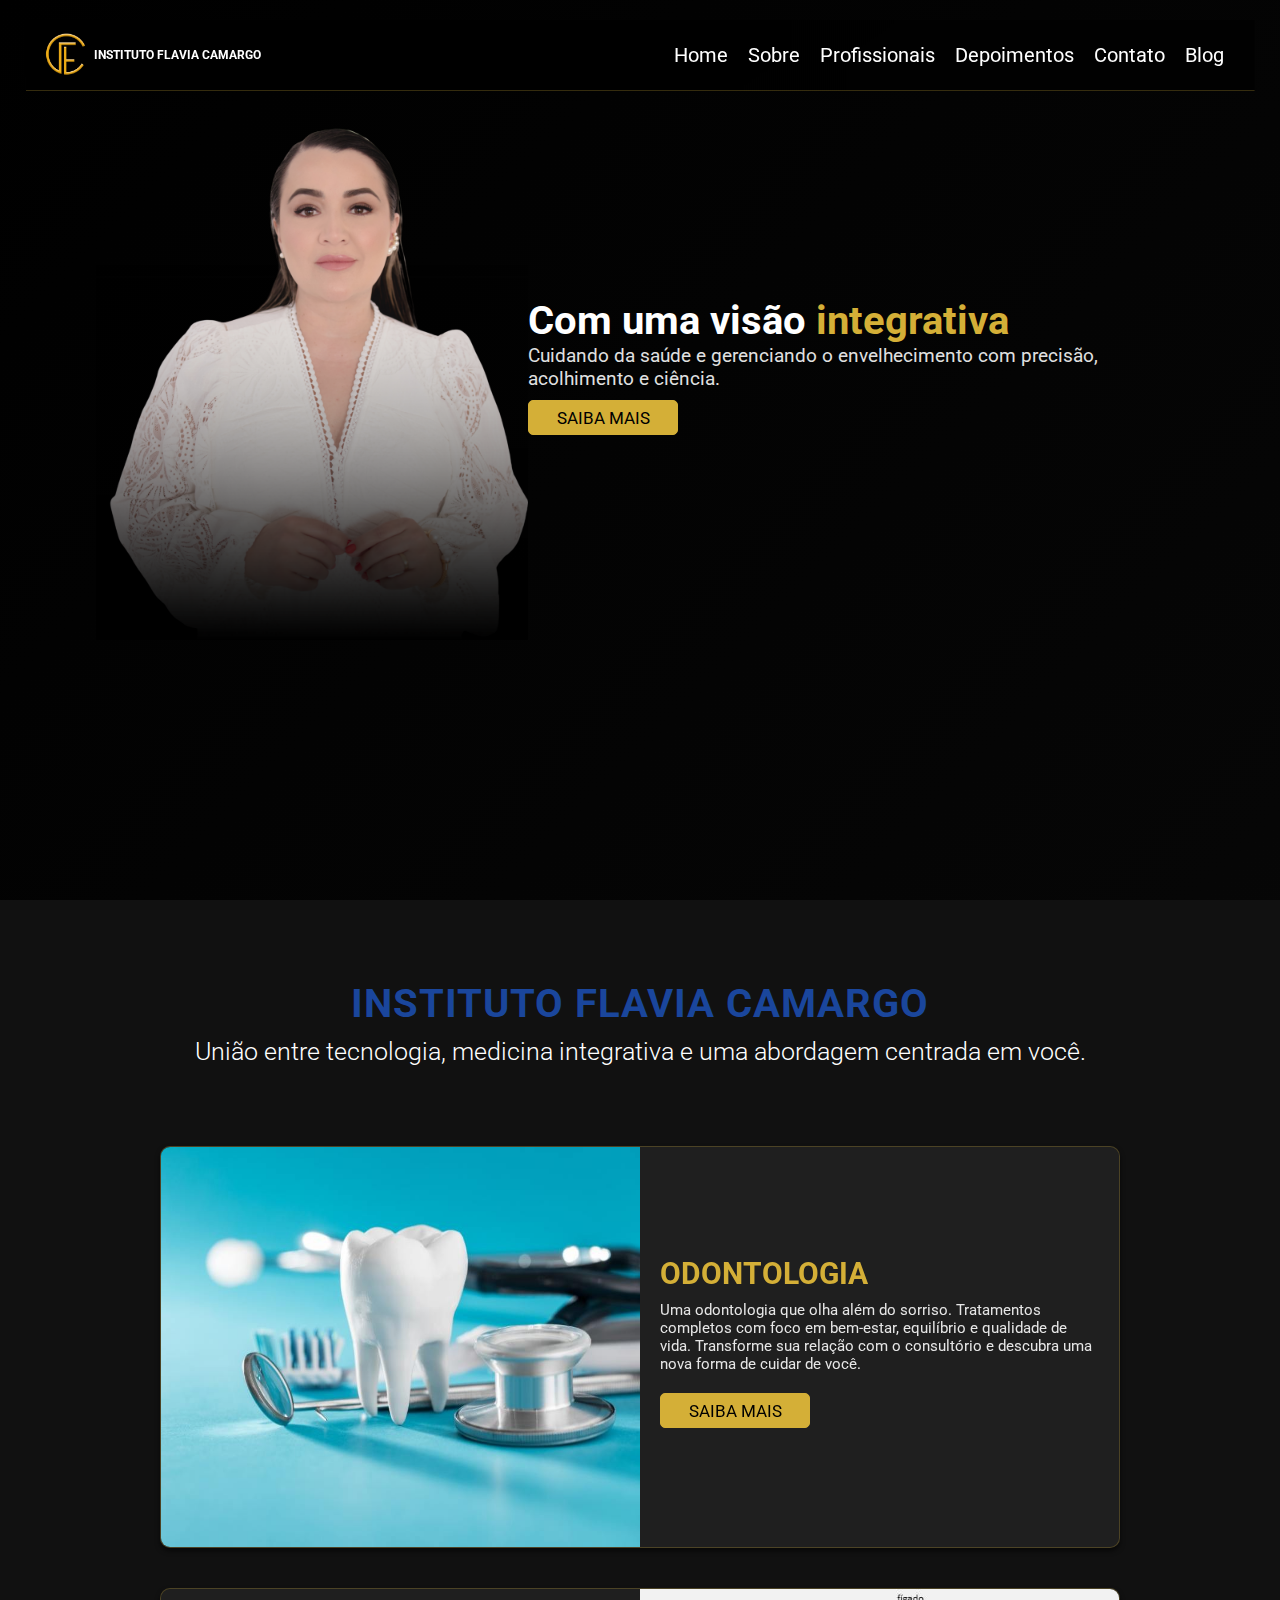
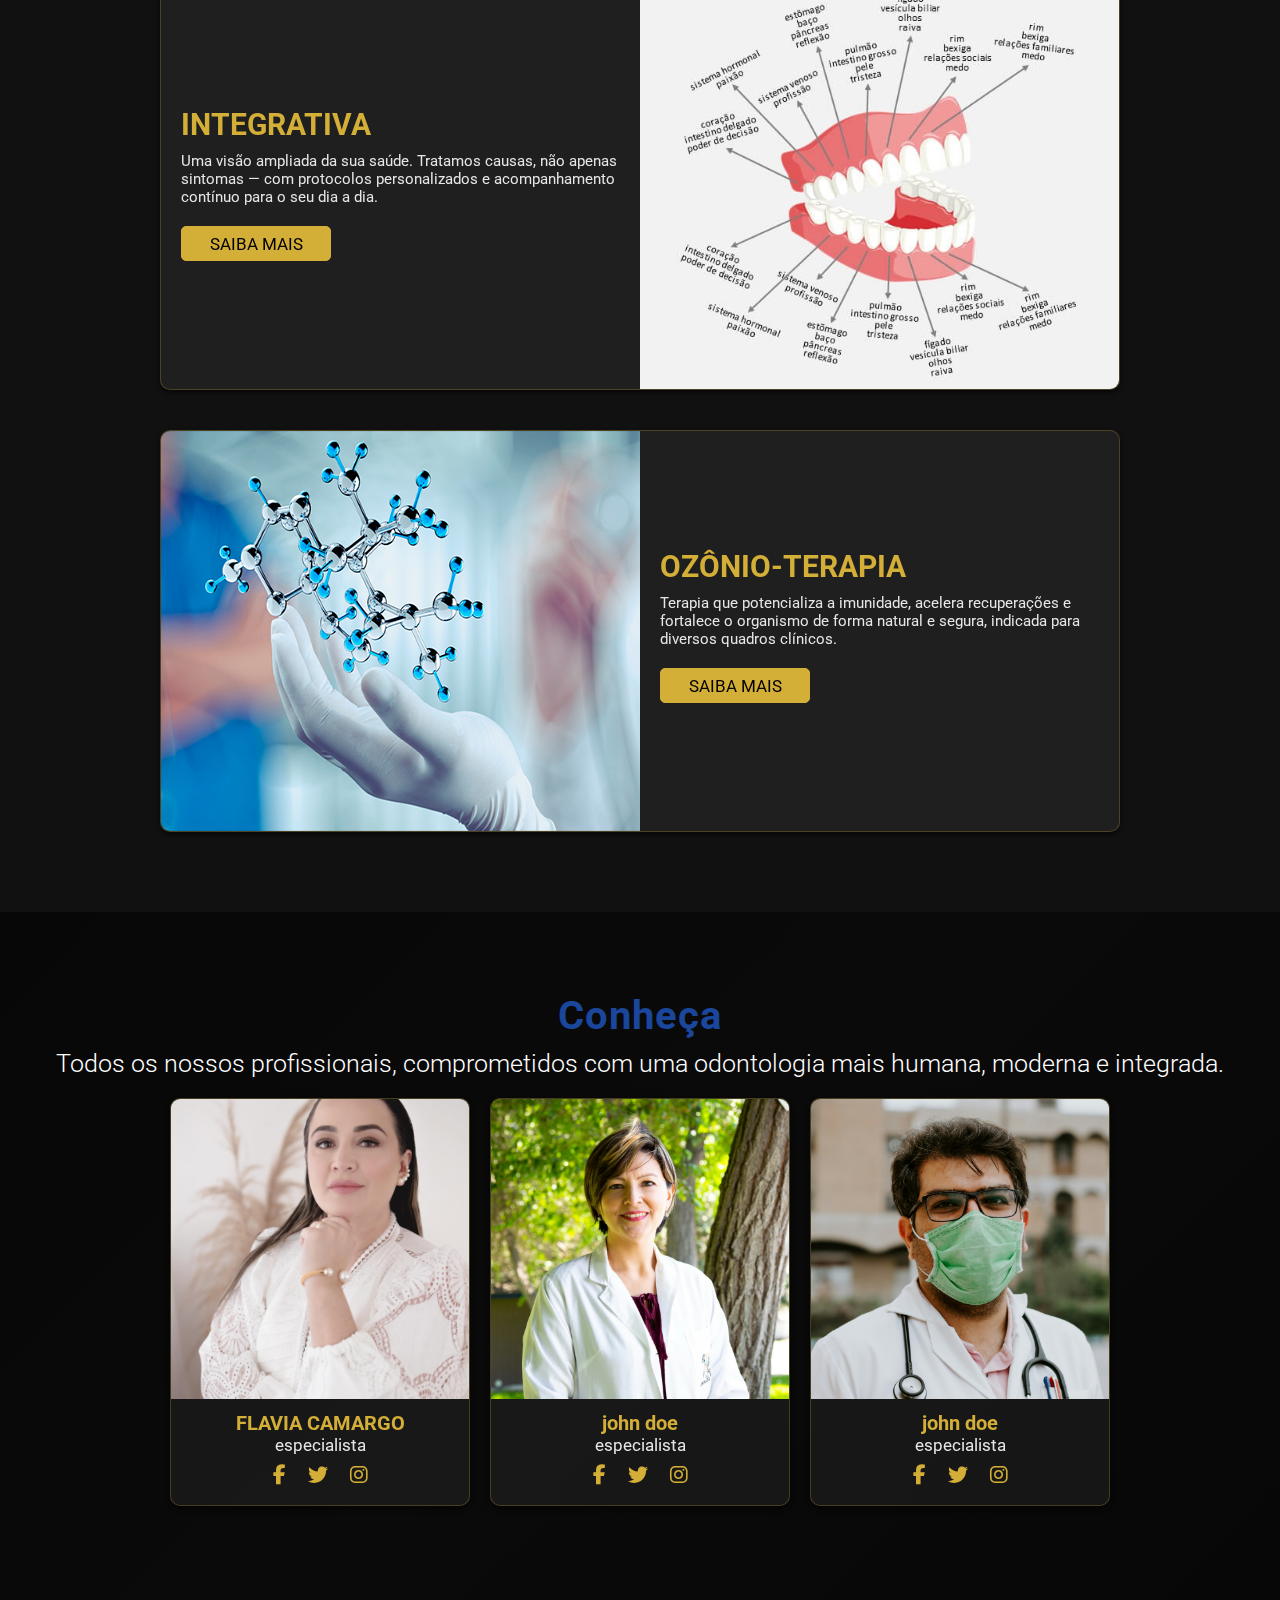
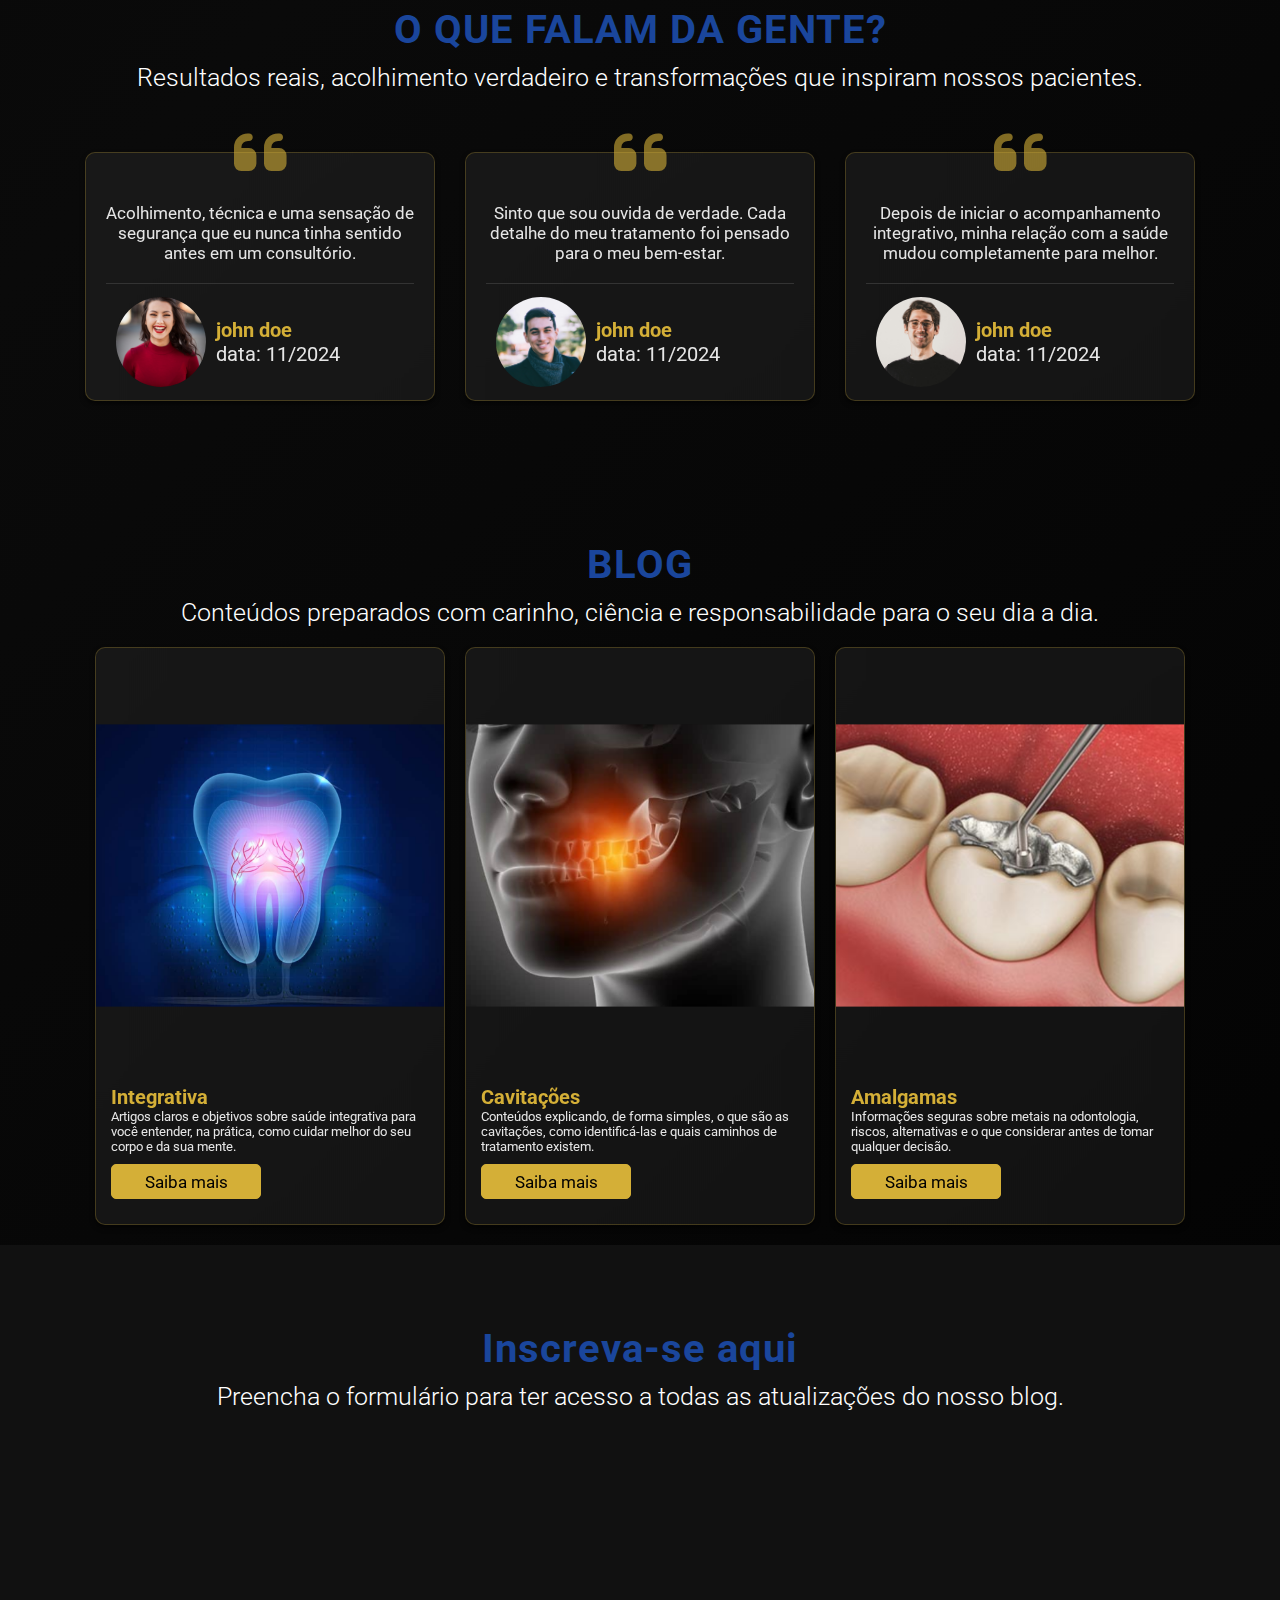
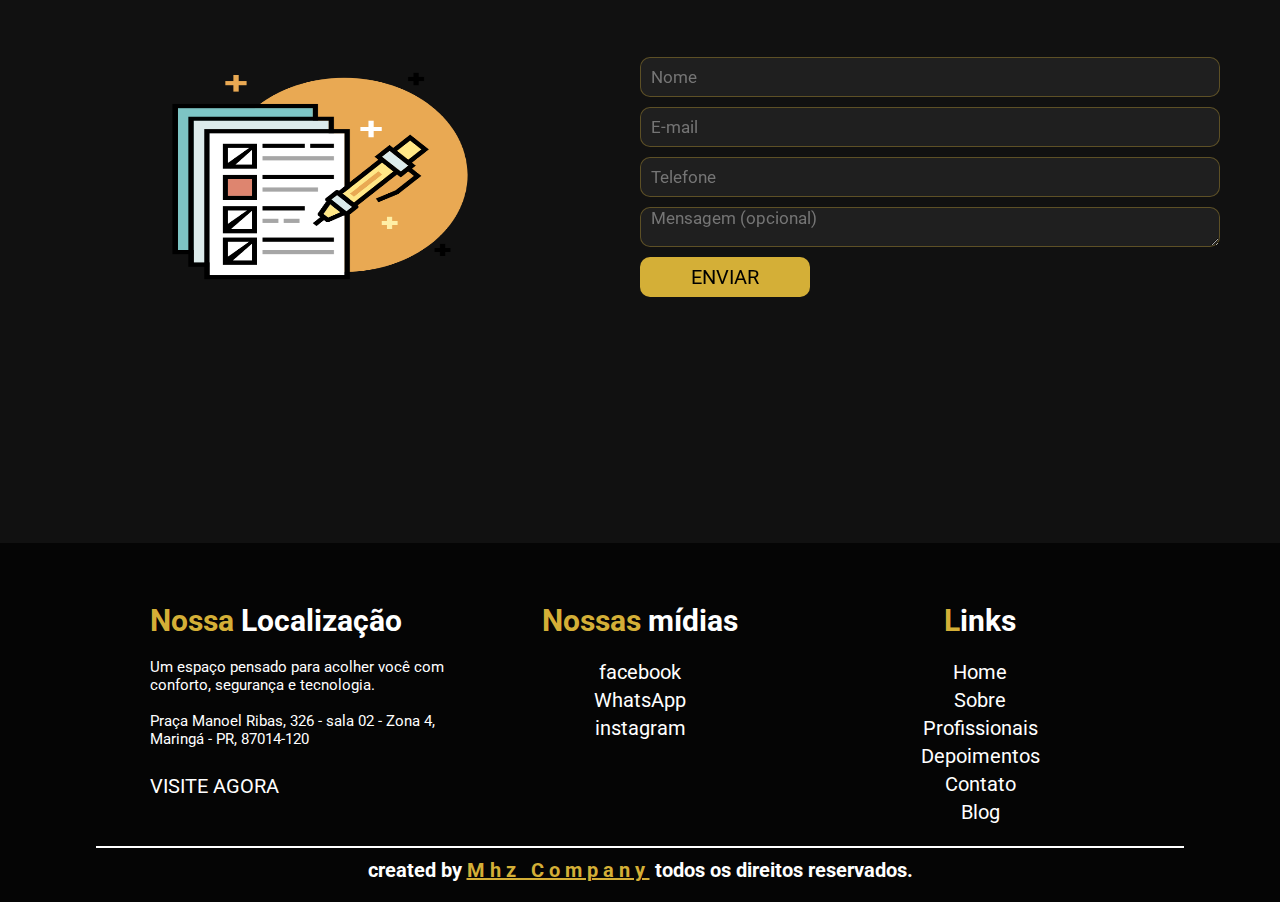
<file: index.html>
<!DOCTYPE html>
<html lang="pt-br">

<head>
    <meta charset="UTF-8">
    <meta name="viewport" content="width=device-width, initial-scale=1.0">
    <title>Instituto Flavia Camargo</title>

    <!-- font awesome cdn link  -->
    <link rel="stylesheet" href="https://cdnjs.cloudflare.com/ajax/libs/font-awesome/6.5.2/css/all.min.css">

    <!-- custom css file link  -->
    <link rel="stylesheet" href="style.css">
    <link rel="icon" href="favi.png" type="image/x-icon">
</head>

<body>

    <!-- header navbar section start  -->
    <header>

        <a id="nav_logo">
            <img src="favi.png" alt="Seneme Odontologia" class="logo-img">
            <span style="text-decoration: none; color: inherit">INSTITUTO FLAVIA CAMARGO</span>
        </a>

        <!-- navbar link  -->
        <nav class="navbar">
            <ul>
                <li><a href="#home">Home</a></li>
                <li><a href="#about">Sobre</a></li>
                <li><a href="#doctor">Profissionais</a></li>
                <li><a href="#review">Depoimentos</a></li>
                <li><a href="https://api.whatsapp.com/send?phone=554491086688">Contato</a></li>
                <li><a href="blog.html">Blog</a></li>
            </ul>
        </nav>

        <div class="fas fa-bars"></div>
    </header>
    <!-- header navbar section end  -->

    <!-- home section start  -->
    <section id="home" class="home">

        <div class="row">

            <!-- home images  -->
            <div class="images">
                <img src="home.png" alt="">
            </div>

            <!-- home heading  -->
            <div class="content">
                <h1>Com uma visão<span> integrativa</span></h1>
                <p>Cuidando da saúde e gerenciando o envelhecimento com precisão, acolhimento e ciência.</p>
                <a href="https://api.whatsapp.com/send?phone=554491086688"><button class="button">SAIBA MAIS</button></a>
            </div>
        </div>
    </section>
    <!-- home section end  -->

    <!-- about section start  -->
    <section id="about" class="about">

        <h1 class="heading">INSTITUTO FLAVIA CAMARGO</h1>
        <h3 class="title">União entre tecnologia, medicina integrativa e uma abordagem centrada em você.</h3>

        <div class="box-container">

            <!-- start here  -->
            <div class="box">
                <!-- about images  -->
                <div class="images">
                    <img src="about-1.png" alt="">
                </div>
                
                <!-- about heading & text  -->
                <div class="content">
                    <h3>ODONTOLOGIA</h3>
                    <p>Uma odontologia que olha além do sorriso. Tratamentos completos com foco em bem-estar, equilíbrio e qualidade de vida. Transforme sua relação com o consultório e descubra uma nova forma de cuidar de você.</p>
                    <a href="blog.html"><button class="button">SAIBA MAIS</button></a>   
                </div>
            </div>
            <!-- end here  -->

            <!-- start here  -->
            <div class="box">
                <!-- about images  -->
                <div class="images">
                    <img src="about-2.png" alt="">
                </div>
                
                <!-- about heading & text  -->
                <div class="content">
                    <h3>INTEGRATIVA</h3>
                    <p>Uma visão ampliada da sua saúde. Tratamos causas, não apenas sintomas — com protocolos personalizados e acompanhamento contínuo para o seu dia a dia.</p>
                    <a href="blog.html"><button class="button">SAIBA MAIS</button></a>   
                </div>
            </div>
            <!-- end here  -->

            <!-- start here  -->
            <div class="box">
                <!-- about images  -->
                <div class="images">
                    <img src="about-3.png" alt="">
                </div>
                
                <!-- about heading & text  -->
                <div class="content">
                    <h3>OZÔNIO-TERAPIA</h3>
                    <p>Terapia que potencializa a imunidade, acelera recuperações e fortalece o organismo de forma natural e segura, indicada para diversos quadros clínicos.</p>
                    <a href="blog.html"><button class="button">SAIBA MAIS</button></a>   
                </div>
            </div>
            <!-- end here  -->
        </div>
    </section>
    <!-- about section end  -->
    
    <!-- card section start  -->
    <section id="doctor" class="card">

        <div class="container">

            <h1 class="heading">Conheça</h1>
            <h3 class="title">Todos os nossos profissionais, comprometidos com uma odontologia mais humana, moderna e integrada.</h3>

            <div class="box-container">

                <!-- start here  -->
                <div class="box">
                    <img src="doctor-1.png" alt="">                
                
                    <div class="content">
                        <a href="#">
                            <h2>FLAVIA CAMARGO</h2>
                        </a>
                        <p>especialista</p>

                        <!-- card icons  -->
                        <div class="icons">
                            <a href="#" class="fab fa-facebook-f"></a>
                            <a href="#" class="fab fa-twitter"></a>
                            <a href="#" class="fab fa-instagram"></a>
                        </div>
                    </div>
                </div>
                <!-- end here  -->

                <!-- start here  -->
                <div class="box">
                    <img src="doctor-2.jpg" alt="">                
                
                    <div class="content">
                        <a href="#">
                            <h2>john doe</h2>
                        </a>
                        <p>especialista</p>

                        <!-- card icons  -->
                        <div class="icons">
                            <a href="#" class="fab fa-facebook-f"></a>
                            <a href="#" class="fab fa-twitter"></a>
                            <a href="#" class="fab fa-instagram"></a>
                        </div>
                    </div>
                </div>
                <!-- end here  -->

                <!-- start here  -->
                <div class="box">
                    <img src="doctor-3.jpg" alt="">                
                
                    <div class="content">
                        <a href="#">
                            <h2>john doe</h2>
                        </a>
                        <p>especialista</p>

                        <!-- card icons  -->
                        <div class="icons">
                            <a href="#" class="fab fa-facebook-f"></a>
                            <a href="#" class="fab fa-twitter"></a>
                            <a href="#" class="fab fa-instagram"></a>
                        </div>
                    </div>
                </div>
                <!-- end here  -->

            </div>
        </div>
    </section>
    <!-- card section end  -->

    <!-- review section start  -->
    <section id="review" class="review">

        <h1 class="heading">O QUE FALAM DA GENTE?</h1>
        <h3 class="title">Resultados reais, acolhimento verdadeiro e transformações que inspiram nossos pacientes.</h3>

        <div class="box-container">

            <!-- start here  -->
            <div class="box">
                <i class="fas fa-quote-left"></i>
                <p>Acolhimento, técnica e uma sensação de segurança que eu nunca tinha sentido antes em um consultório.</p>

                <div class="images">
                    <img src="img-1.jpg" alt="">

                    <div class="info">
                        <h3>john doe</h3>
                        <span>data: 11/2024</span>
                    </div>
                </div>
            </div>
            <!-- end here  -->

            <!-- start here  -->
            <div class="box">
                <i class="fas fa-quote-left"></i>
                <p>Sinto que sou ouvida de verdade. Cada detalhe do meu tratamento foi pensado para o meu bem-estar.</p>

                <div class="images">
                    <img src="img-2.jpg" alt="">

                    <div class="info">
                        <h3>john doe</h3>
                        <span>data: 11/2024</span>
                    </div>
                </div>
            </div>
            <!-- end here  -->

            <!-- start here  -->
            <div class="box">
                <i class="fas fa-quote-left"></i>
                <p>Depois de iniciar o acompanhamento integrativo, minha relação com a saúde mudou completamente para melhor.</p>

                <div class="images">
                    <img src="img-3.jpg" alt="">

                    <div class="info">
                        <h3>john doe</h3>
                        <span>data: 11/2024</span>
                    </div>
                </div>
            </div>
            <!-- end here  -->
        </div>
    </section>
    <!-- review section end  -->
 
    <!-- contact section start  -->
    </section>
    <!-- contact section end  -->

    <!-- blog section start  -->
    <section id="blog" class="blog">

        <h1 class="heading">BLOG</h1>
        <h3 class="title">Conteúdos preparados com carinho, ciência e responsabilidade para o seu dia a dia.</h3>

        <div class="box-container">

            <!-- start here  -->
            <div class="box">
                <!-- images  -->
                <img src="blog 1.png" alt="">

                <div class="content">
                    <a href="blog.html">
                        <h2>Integrativa</h2>
                    </a>
                    <p>Artigos claros e objetivos sobre saúde integrativa para você entender, na prática, como cuidar melhor do seu corpo e da sua mente.</p>
                    <!-- button  -->
                    <a href="blog.html"><button class="button">Saiba mais</button></a>
                </div>
            </div>
            <!-- end here  -->

            <!-- start here  -->
            <div class="box">
                <!-- images  -->
                <img src="blog 2.png" alt="">

                <div class="content">
                    <a href="blog.html">
                        <h2>Cavitações</h2>
                    </a>
                    <p>Conteúdos explicando, de forma simples, o que são as cavitações, como identificá-las e quais caminhos de tratamento existem.</p>
                    <!-- button  -->
                    <a href="blog.html"><button class="button">Saiba mais</button></a>
                </div>
            </div>
            <!-- end here  -->

            <!-- start here  -->
            <div class="box">
                <!-- images  -->
                <img src="blog 3.png" alt="">

                <div class="content">
                    <a href="blog.html">
                        <h2>Amalgamas</h2>
                    </a>
                    <p>Informações seguras sobre metais na odontologia, riscos, alternativas e o que considerar antes de tomar qualquer decisão.</p>
                    <!-- button  -->
                    <a href="blog.html"><button class="button">Saiba mais</button></a>
                </div>
            </div>
            <!-- end here  -->
        </div>
    </section>
    <!-- blog section end  -->

    <section id="contact" class="contact">

      <h1 class="heading">Inscreva-se aqui</h1>
      <h3 class="title">Preencha o formulário para ter acesso a todas as atualizações do nosso blog.</h3>

      <div class="row">

        <!-- imagem -->
        <div class="images">
          <img src="form.png" alt="">
        </div>

        <!-- formulário atualizado -->
        <div class="form-container">

          <form id="formBlog" method="POST" novalidate 
                data-endpoint="https://formspree.io/f/xvgbvrno">

            <input type="hidden" name="_subject" value="Nova inscrição do Blog - Instituto Flávia Camargo" />
            <input type="hidden" name="_to" value="contatomhzb@gmail.com" />
           
            <input type="text" name="nome" required placeholder="Nome"
              class="blog-input">

            <input type="email" name="email" required placeholder="E-mail"
              class="blog-input">

            <input type="text" name="telefone" required placeholder="Telefone"
              class="blog-input">

            <textarea name="mensagem" rows="5" placeholder="Mensagem (opcional)" 
              class="blog-textarea"></textarea>

            <input type="submit" id="enviarBlog" value="ENVIAR" class="blog-submit">

            <p id="statusBlog" class="status-msg" style="display:none;"></p>

          </form>

        </div>

      </div>

    </section>

    <!-- footer section start  -->
    <section class="footer">

        <div class="box">
            <h2 class="logo"><span>Nossa</span> Localização</h2>

            <p>Um espaço pensado para acolher você com conforto, segurança e tecnologia.<br> <br>
            Praça Manoel Ribas, 326 - sala 02 - Zona 4, Maringá - PR, 87014-120 
            <a href="https://maps.app.goo.gl/2LRgvehHVcyr6rG49"><br>VISITE AGORA</a></p>
        </div>

        <div class="box">
            <h2 class="logo"><span>Nossas</span> mídias</h2>

            <a href="https://www.facebook.com/draflaviacamargo">facebook</a>
            <a href="https://api.whatsapp.com/send?phone=554491086688">WhatsApp</a>
            <a href="https://www.instagram.com/draflaviacamargo/">instagram</a>
        </div>

        <div class="box">
            <h2 class="logo"><span>L</span>inks</h2>

            <a href="#">Home</a>
            <a href="#">Sobre</a>
            <a href="#">Profissionais</a>
            <a href="#">Depoimentos</a>
            <a href="#">Contato</a>
            <a href="blog.html">Blog</a>
        </div>

        <h1 class="credit">created by <span>Mhz Company</span> todos os direitos reservados.</h1>
    </section>
    <!-- footer section end  -->

    <!-- jquery cdn link  -->
    <script src="https://cdnjs.cloudflare.com/ajax/libs/jquery/3.7.1/jquery.min.js"></script>

    <!-- custom js file link  -->
    <script src="main.js"></script>
</body>

<script>
  const form = document.getElementById('formBlog');
  const statusEl = document.getElementById('statusBlog');
  const btn = document.getElementById('enviarBlog');

  form.addEventListener('submit', async (e) => {
    e.preventDefault();

    if (!form.checkValidity()) {
      form.reportValidity();
      return;
    }

    const endpoint = form.dataset.endpoint.trim();
    if (!endpoint) {
      alert("⚠️ Configure o endpoint do Formspree no atributo data-endpoint!");
      return;
    }

    btn.disabled = true;
    statusEl.style.display = "block";
    statusEl.textContent = "Enviando…";
    statusEl.style.color = "#e6e6e6";

    try {
      const formData = new FormData(form);
      formData.append("enviado_em", new Date().toISOString());

      const res = await fetch(endpoint, {
        method: "POST",
        headers: { "Accept": "application/json" },
        body: formData
      });

      if (res.ok) {
        form.reset();
        statusEl.textContent = "✅ Mensagem enviada com sucesso!";
        statusEl.style.color = "#4ade80";
      } else {
        statusEl.textContent = "❌ Erro ao enviar. Tente novamente.";
        statusEl.style.color = "#f87171";
      }
    } catch (err) {
      statusEl.textContent = "❌ Falha de conexão. Verifique sua internet e tente novamente.";
      statusEl.style.color = "#f87171";
    } finally {
      btn.disabled = false;
    }
  });
</script>

</html>
</file>
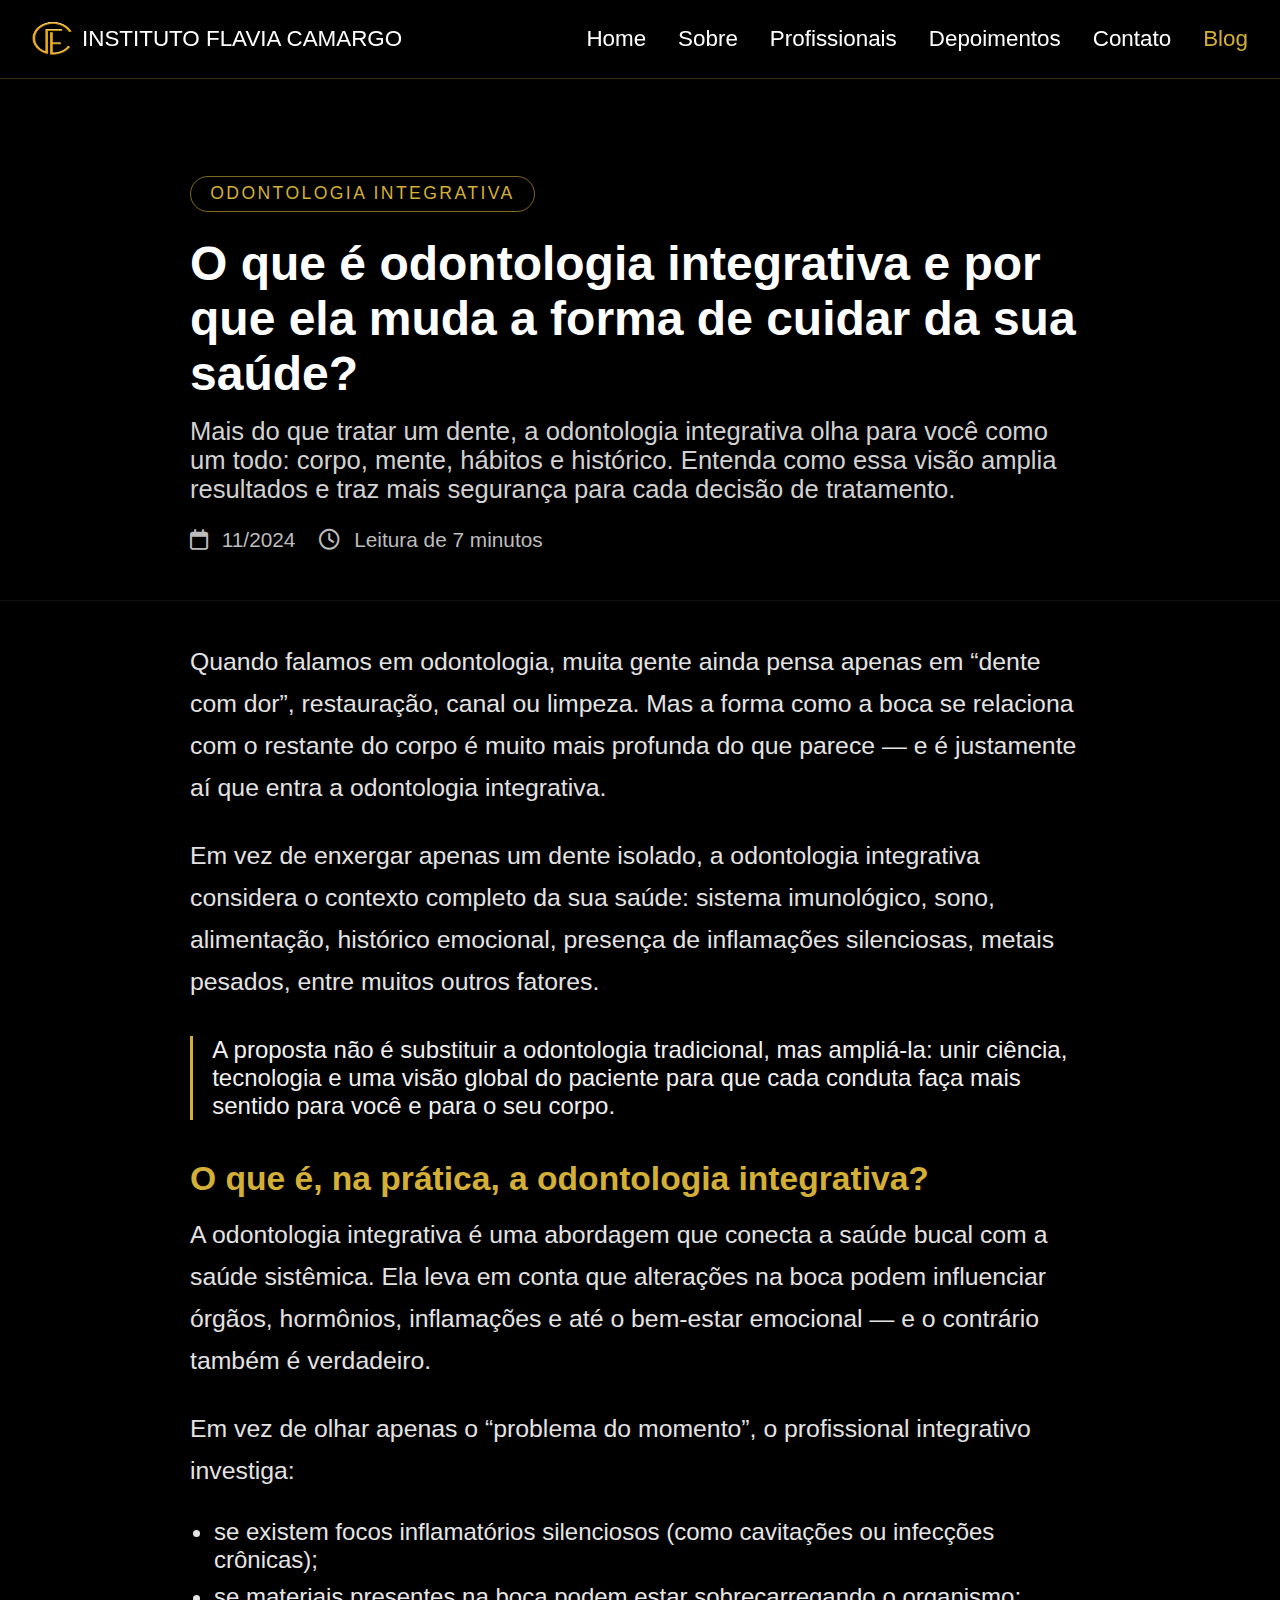
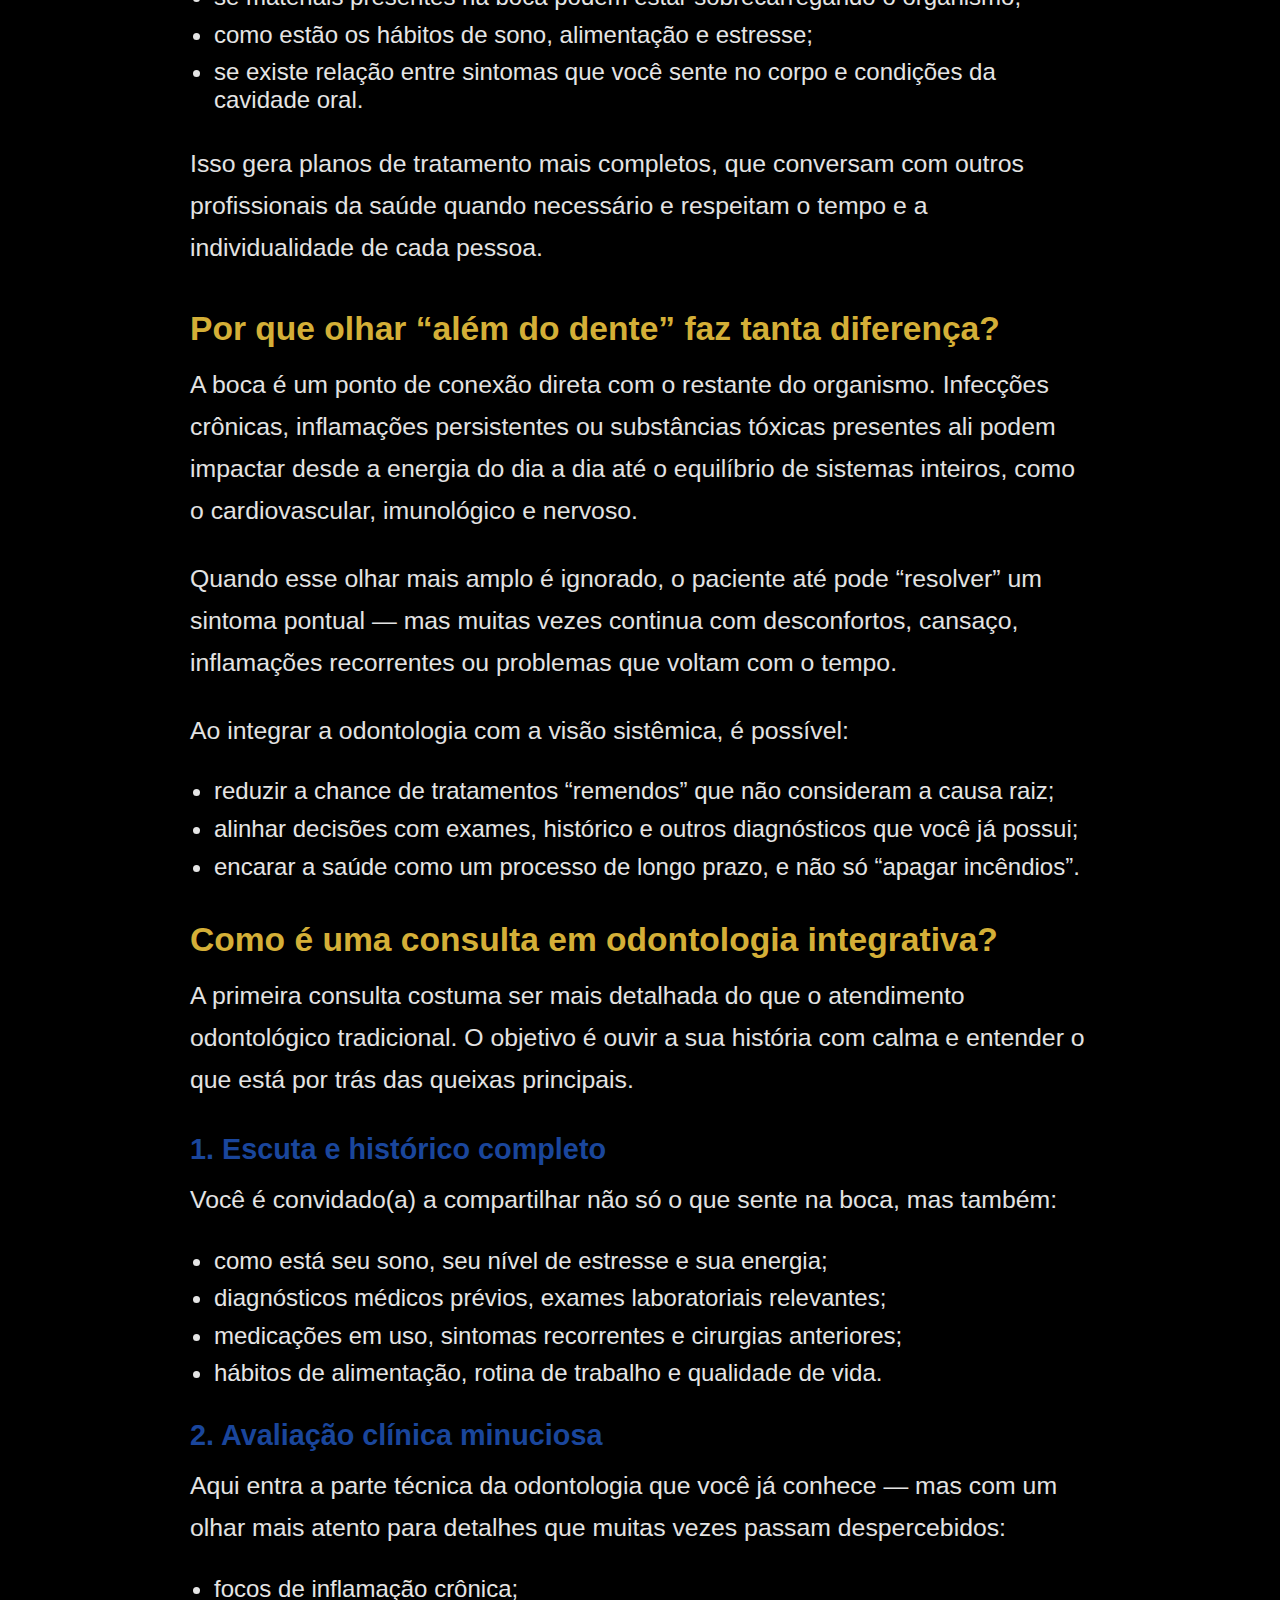
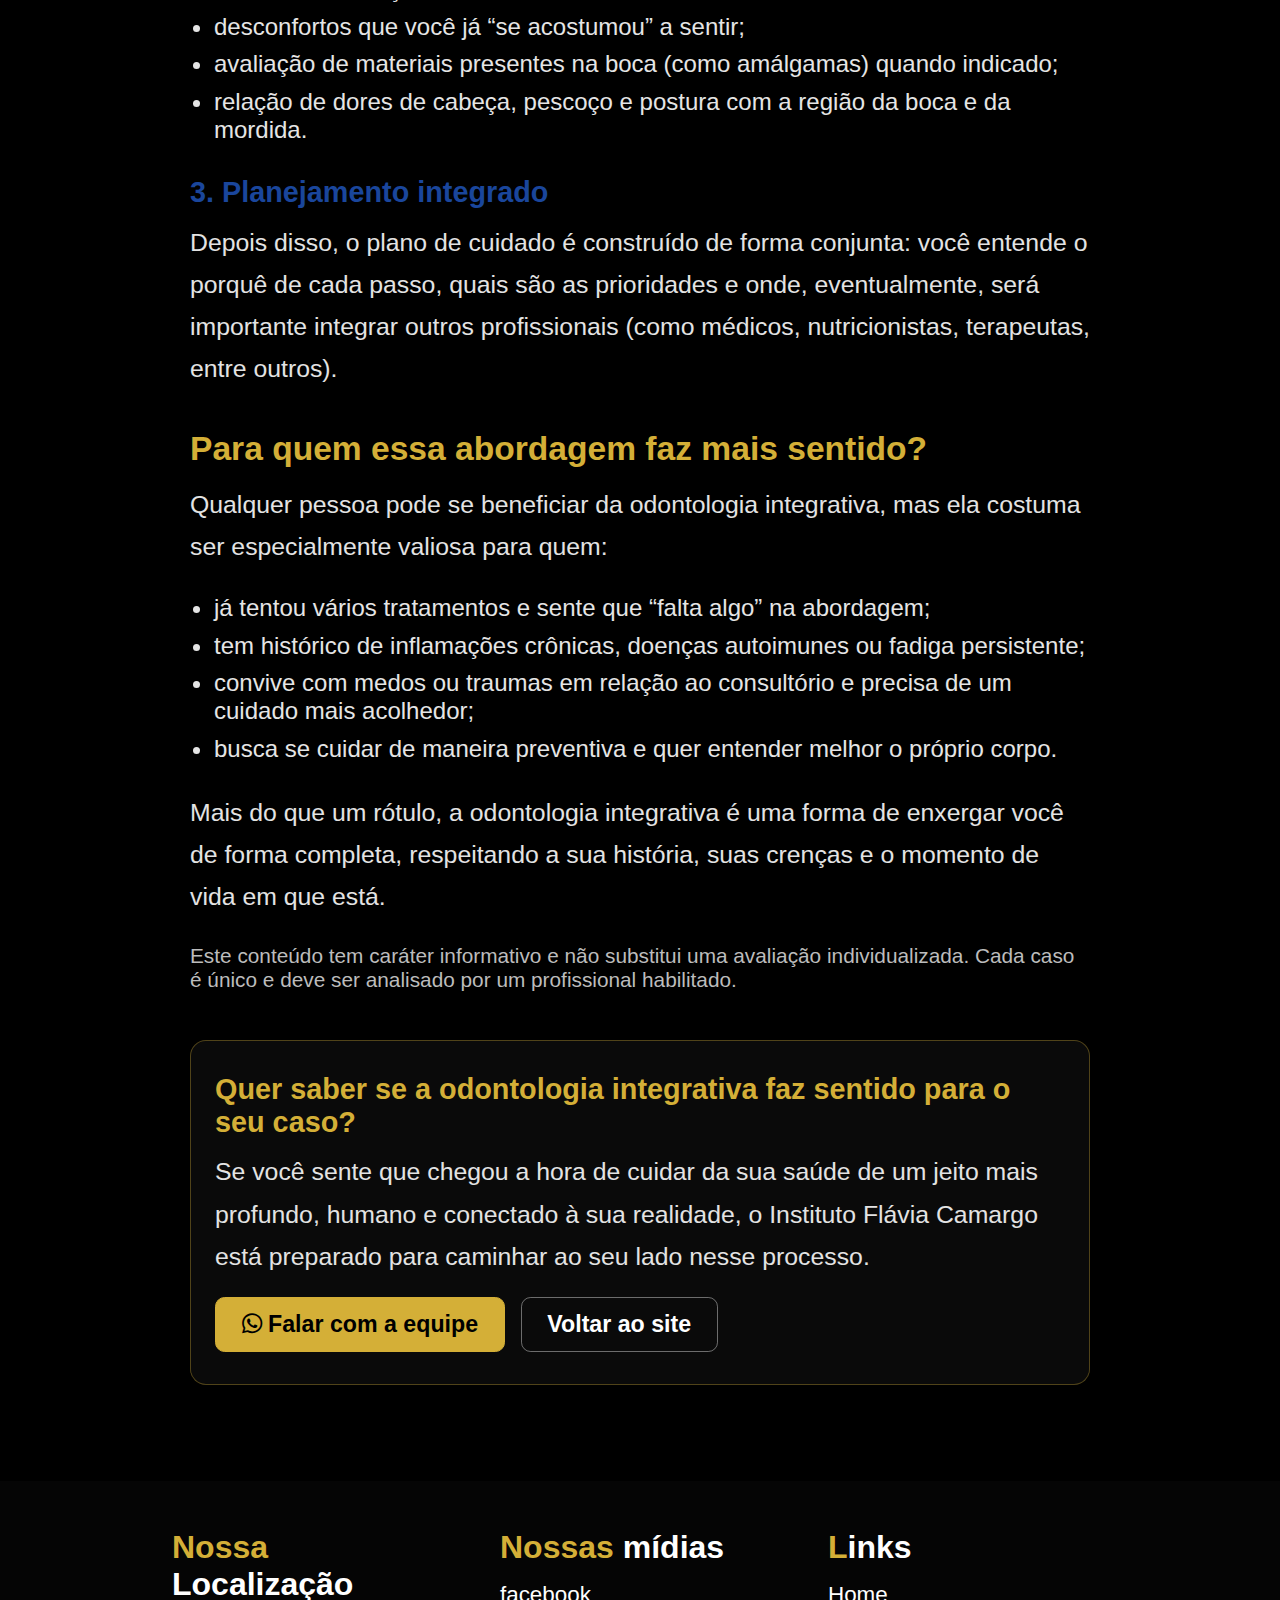
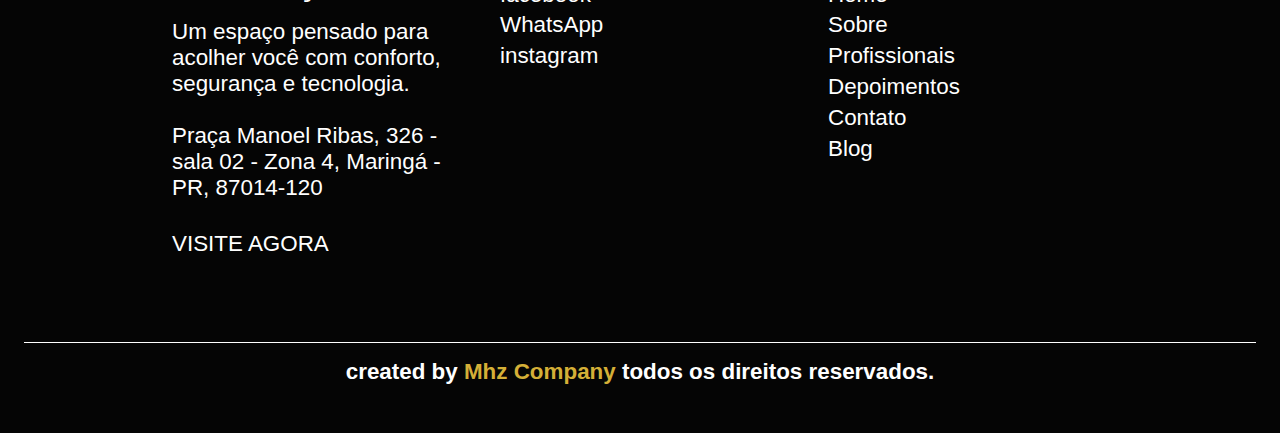
<file: blog.html>
<!DOCTYPE html>
<html lang="pt-br">

<head>
  <meta charset="UTF-8" />
  <meta name="viewport" content="width=device-width, initial-scale=1.0" />
  <title>O que é Odontologia Integrativa? – Instituto Flávia Camargo</title>

  <!-- Font Awesome -->
  <link rel="stylesheet" href="https://cdnjs.cloudflare.com/ajax/libs/font-awesome/6.5.2/css/all.min.css">

  <!-- Favicon -->
  <link rel="icon" href="favi.png" type="image/png" />

  <style>
    :root{
      --blue:#1a469c;
      --black:#444d53;
      --white:#fff;
      --gold:#d4af37;
    }

    *{
      margin:0;
      padding:0;
      box-sizing:border-box;
      font-family:"Roboto",sans-serif;
    }

    body{
      background:#000;
      color:var(--white);
      overflow-x:hidden;
    }

    a{
      text-decoration:none;
      color:inherit;
    }

    img{
      max-width:100%;
      display:block;
    }

    /* ================= HEADER ================= */

    header{
      width:100%;
      position:fixed;
      top:0;
      left:0;
      display:flex;
      align-items:center;
      justify-content:space-between;
      padding:1.2rem 2rem;
      background:rgba(0,0,0,0.65);
      backdrop-filter:blur(12px);
      border-bottom:1px solid rgba(212,175,55,0.25);
      z-index:999;
    }

    #nav_logo{
      display:flex;
      align-items:center;
      gap:10px;
      font-size:1.4rem;
      font-weight:500;
      color:var(--white);
    }

    .logo-img{
      width:40px;
      height:40px;
    }

    .navbar ul{
      display:flex;
      gap:2rem;
      list-style:none;
    }

    .navbar ul li a{
      font-size:1.4rem;
      color:var(--white);
    }

    .navbar ul li a:hover{
      color:var(--gold);
    }

    .fa-bars{
      display:none;
      font-size:2.3rem;
      color:var(--gold);
      cursor:pointer;
    }

    @media(max-width:850px){
      .navbar ul{
        position:absolute;
        top:70px;
        right:-100%;
        width:100%;
        flex-direction:column;
        background:#000;
        padding:2rem 0;
        border-top:1px solid rgba(212,175,55,0.25);
        transition:0.3s;
        text-align:center;
      }
      .navbar ul.active{
        right:0;
      }
      .fa-bars{
        display:block;
      }
    }

    /* =============== HERO DO ARTIGO =============== */

    .article-hero{
      padding:11rem 1.5rem 3rem 1.5rem;
      border-bottom:1px solid rgba(255,255,255,0.06);
    }

    .article-container{
      max-width:900px;
      margin:0 auto;
    }

    .article-pill{
      display:inline-block;
      margin-bottom:1.5rem;
      padding:0.4rem 1.2rem;
      border-radius:50px;
      border:1px solid rgba(212,175,55,0.6);
      color:var(--gold);
      font-size:1.1rem;
      letter-spacing:0.15rem;
      text-transform:uppercase;
    }

    .article-hero h1{
      font-size:3rem;
      margin-bottom:1rem;
      color:var(--white);
    }

    .article-subtitle{
      font-size:1.6rem;
      color:#d2d2d2;
      margin-bottom:1.5rem;
    }

    .article-meta{
      font-size:1.3rem;
      color:#bcbcbc;
      display:flex;
      flex-wrap:wrap;
      gap:1.5rem;
      align-items:center;
    }

    .article-meta i{
      margin-right:.5rem;
    }

    /* =============== CONTEÚDO DO ARTIGO =============== */

    .article-body{
      padding:2.5rem 1.5rem 4rem 1.5rem;
    }

    .article-body .article-container{
      max-width:900px;
      margin:0 auto;
    }

    .article-body p{
      font-size:1.55rem;
      line-height:1.7;
      color:#e3e3e3;
      margin-bottom:1.6rem;
    }

    .article-body h2{
      font-size:2.1rem;
      margin:2.5rem 0 1rem 0;
      color:var(--gold);
    }

    .article-body h3{
      font-size:1.8rem;
      margin:2rem 0 .8rem 0;
      color:var(--blue);
    }

    .article-body ul{
      margin:0 0 1.8rem 1.5rem;
      list-style:disc;
    }

    .article-body ul li{
      font-size:1.5rem;
      color:#e5e5e5;
      margin-bottom:.6rem;
    }

    .article-highlight{
      border-left:3px solid var(--gold);
      padding-left:1.2rem;
      margin:2rem 0;
      font-size:1.5rem;
      color:#f0f0f0;
    }

    .article-note{
      font-size:1.3rem;
      color:#bcbcbc;
      margin-top:1rem;
    }

    /* CTA final */

    .article-cta{
      margin-top:3rem;
      padding:2rem 1.5rem;
      border-radius:1rem;
      background:rgba(255,255,255,0.04);
      border:1px solid rgba(212,175,55,0.35);
    }

    .article-cta h3{
      margin-top:0;
      margin-bottom:.8rem;
      color:var(--gold);
    }

    .article-cta p{
      margin-bottom:1.2rem;
    }

    .article-cta .cta-actions{
      display:flex;
      flex-wrap:wrap;
      gap:1rem;
    }

    .btn{
      display:inline-block;
      padding:0.8rem 1.6rem;
      border-radius:.6rem;
      font-size:1.45rem;
      font-weight:600;
      cursor:pointer;
      border:1px solid transparent;
    }

    .btn-primary{
      background:var(--gold);
      color:#000;
      border-color:var(--gold);
    }

    .btn-primary:hover{
      background:transparent;
      color:var(--gold);
    }

    .btn-secondary{
      background:transparent;
      color:var(--white);
      border-color:rgba(255,255,255,0.4);
    }

    .btn-secondary:hover{
      border-color:var(--gold);
      color:var(--gold);
    }

    /* =============== FOOTER =============== */

    .footer{
      background:#050505;
      padding:3rem 1.5rem;
      display:flex;
      flex-wrap:wrap;
      gap:3rem;
      justify-content:center;
      margin-top:2rem;
    }

    .footer .box{
      width:280px;
    }

    .footer .logo{
      font-size:2rem;
      color:var(--white);
      margin-bottom:1rem;
    }

    .footer .logo span{
      color:var(--gold);
    }

    .footer p{
      font-size:1.4rem;
      color:var(--white);
    }

    .footer a{
      display:block;
      color:var(--white);
      font-size:1.4rem;
      margin:0.3rem 0;
    }

    .footer a:hover{
      color:var(--gold);
    }

    .credit{
      width:100%;
      text-align:center;
      margin-top:2rem;
      padding-top:1rem;
      border-top:1px solid var(--white);
      font-size:1.4rem;
    }

    .credit span{
      color:var(--gold);
    }

    /* =============== RESPONSIVO =============== */

    @media(max-width:768px){
      .article-hero h1{
        font-size:2.4rem;
      }
      .article-subtitle{
        font-size:1.5rem;
      }
      .article-body p{
        font-size:1.45rem;
      }
    }
  </style>
</head>

<body>

<header>
  <a id="nav_logo" href="index.html">
    <img src="favi.png" class="logo-img" alt="Instituto Flávia Camargo">
    <span>INSTITUTO FLAVIA CAMARGO</span>
  </a>

  <nav class="navbar">
    <ul>
      <li><a href="index.html#home">Home</a></li>
      <li><a href="index.html#about">Sobre</a></li>
      <li><a href="index.html#doctor">Profissionais</a></li>
      <li><a href="index.html#review">Depoimentos</a></li>
      <li><a href="index.html#contact">Contato</a></li>
      <li><a href="blog.html" style="color:var(--gold)">Blog</a></li>
    </ul>
  </nav>

  <div class="fas fa-bars" id="menuBtn"></div>
</header>

<!-- HERO DO ARTIGO -->
<section class="article-hero">
  <div class="article-container">
    <span class="article-pill">Odontologia integrativa</span>
    <h1>O que é odontologia integrativa e por que ela muda a forma de cuidar da sua saúde?</h1>
    <p class="article-subtitle">
      Mais do que tratar um dente, a odontologia integrativa olha para você como um todo:
      corpo, mente, hábitos e histórico. Entenda como essa visão amplia resultados
      e traz mais segurança para cada decisão de tratamento.
    </p>
    <div class="article-meta">
      <span><i class="fa-regular fa-calendar"></i> 11/2024</span>
      <span><i class="fa-regular fa-clock"></i> Leitura de 7 minutos</span>
    </div>
  </div>
</section>

<!-- CORPO DO ARTIGO -->
<section class="article-body">
  <div class="article-container">

    <p>
      Quando falamos em odontologia, muita gente ainda pensa apenas em “dente com dor”, restauração,
      canal ou limpeza. Mas a forma como a boca se relaciona com o restante do corpo é muito mais profunda
      do que parece — e é justamente aí que entra a odontologia integrativa.
    </p>

    <p>
      Em vez de enxergar apenas um dente isolado, a odontologia integrativa considera o contexto completo
      da sua saúde: sistema imunológico, sono, alimentação, histórico emocional, presença de inflamações
      silenciosas, metais pesados, entre muitos outros fatores.
    </p>

    <div class="article-highlight">
      A proposta não é substituir a odontologia tradicional, mas ampliá-la: unir ciência, tecnologia
      e uma visão global do paciente para que cada conduta faça mais sentido para você e para o seu corpo.
    </div>

    <h2>O que é, na prática, a odontologia integrativa?</h2>

    <p>
      A odontologia integrativa é uma abordagem que conecta a saúde bucal com a saúde sistêmica. Ela leva
      em conta que alterações na boca podem influenciar órgãos, hormônios, inflamações e até o bem-estar
      emocional — e o contrário também é verdadeiro.
    </p>

    <p>
      Em vez de olhar apenas o “problema do momento”, o profissional integrativo investiga:
    </p>

    <ul>
      <li>se existem focos inflamatórios silenciosos (como cavitações ou infecções crônicas);</li>
      <li>se materiais presentes na boca podem estar sobrecarregando o organismo;</li>
      <li>como estão os hábitos de sono, alimentação e estresse;</li>
      <li>se existe relação entre sintomas que você sente no corpo e condições da cavidade oral.</li>
    </ul>

    <p>
      Isso gera planos de tratamento mais completos, que conversam com outros profissionais da saúde
      quando necessário e respeitam o tempo e a individualidade de cada pessoa.
    </p>

    <h2>Por que olhar “além do dente” faz tanta diferença?</h2>

    <p>
      A boca é um ponto de conexão direta com o restante do organismo. Infecções crônicas, inflamações
      persistentes ou substâncias tóxicas presentes ali podem impactar desde a energia do dia a dia
      até o equilíbrio de sistemas inteiros, como o cardiovascular, imunológico e nervoso.
    </p>

    <p>
      Quando esse olhar mais amplo é ignorado, o paciente até pode “resolver” um sintoma pontual
      — mas muitas vezes continua com desconfortos, cansaço, inflamações recorrentes ou problemas
      que voltam com o tempo.
    </p>

    <p>
      Ao integrar a odontologia com a visão sistêmica, é possível:
    </p>

    <ul>
      <li>reduzir a chance de tratamentos “remendos” que não consideram a causa raiz;</li>
      <li>alinhar decisões com exames, histórico e outros diagnósticos que você já possui;</li>
      <li>encarar a saúde como um processo de longo prazo, e não só “apagar incêndios”.</li>
    </ul>

    <h2>Como é uma consulta em odontologia integrativa?</h2>

    <p>
      A primeira consulta costuma ser mais detalhada do que o atendimento odontológico tradicional.
      O objetivo é ouvir a sua história com calma e entender o que está por trás das queixas principais.
    </p>

    <h3>1. Escuta e histórico completo</h3>
    <p>
      Você é convidado(a) a compartilhar não só o que sente na boca, mas também:
    </p>
    <ul>
      <li>como está seu sono, seu nível de estresse e sua energia;</li>
      <li>diagnósticos médicos prévios, exames laboratoriais relevantes;</li>
      <li>medicações em uso, sintomas recorrentes e cirurgias anteriores;</li>
      <li>hábitos de alimentação, rotina de trabalho e qualidade de vida.</li>
    </ul>

    <h3>2. Avaliação clínica minuciosa</h3>
    <p>
      Aqui entra a parte técnica da odontologia que você já conhece — mas com um olhar mais atento
      para detalhes que muitas vezes passam despercebidos:
    </p>
    <ul>
      <li>focos de inflamação crônica;</li>
      <li>desconfortos que você já “se acostumou” a sentir;</li>
      <li>avaliação de materiais presentes na boca (como amálgamas) quando indicado;</li>
      <li>relação de dores de cabeça, pescoço e postura com a região da boca e da mordida.</li>
    </ul>

    <h3>3. Planejamento integrado</h3>
    <p>
      Depois disso, o plano de cuidado é construído de forma conjunta: você entende o porquê de cada
      passo, quais são as prioridades e onde, eventualmente, será importante integrar outros profissionais
      (como médicos, nutricionistas, terapeutas, entre outros).
    </p>

    <h2>Para quem essa abordagem faz mais sentido?</h2>

    <p>
      Qualquer pessoa pode se beneficiar da odontologia integrativa, mas ela costuma ser especialmente
      valiosa para quem:
    </p>

    <ul>
      <li>já tentou vários tratamentos e sente que “falta algo” na abordagem;</li>
      <li>tem histórico de inflamações crônicas, doenças autoimunes ou fadiga persistente;</li>
      <li>convive com medos ou traumas em relação ao consultório e precisa de um cuidado mais acolhedor;</li>
      <li>busca se cuidar de maneira preventiva e quer entender melhor o próprio corpo.</li>
    </ul>

    <p>
      Mais do que um rótulo, a odontologia integrativa é uma forma de enxergar você de forma
      completa, respeitando a sua história, suas crenças e o momento de vida em que está.
    </p>

    <div class="article-note">
      Este conteúdo tem caráter informativo e não substitui uma avaliação individualizada.  
      Cada caso é único e deve ser analisado por um profissional habilitado.
    </div>

    <div class="article-cta">
      <h3>Quer saber se a odontologia integrativa faz sentido para o seu caso?</h3>
      <p>
        Se você sente que chegou a hora de cuidar da sua saúde de um jeito mais profundo,
        humano e conectado à sua realidade, o Instituto Flávia Camargo está preparado
        para caminhar ao seu lado nesse processo.
      </p>
      <div class="cta-actions">
        <a href="https://api.whatsapp.com/send?phone=554491086688" class="btn btn-primary">
          <i class="fa-brands fa-whatsapp"></i> Falar com a equipe
        </a>
        <a href="index.html#contact" class="btn btn-secondary">
          Voltar ao site
        </a>
      </div>
    </div>

  </div>
</section>

<!-- FOOTER -->
<section class="footer">
  <div class="box">
    <h2 class="logo"><span>Nossa</span> Localização</h2>
    <p>
      Um espaço pensado para acolher você com conforto, segurança e tecnologia.<br><br>
      Praça Manoel Ribas, 326 - sala 02 - Zona 4, Maringá - PR, 87014-120
      <a href="https://maps.app.goo.gl/2LRgvehHVcyr6rG49"><br>VISITE AGORA</a>
    </p>
  </div>

  <div class="box">
    <h2 class="logo"><span>Nossas</span> mídias</h2>
    <a href="https://www.facebook.com/draflaviacamargo">facebook</a>
    <a href="https://api.whatsapp.com/send?phone=554491086688">WhatsApp</a>
    <a href="https://www.instagram.com/draflaviacamargo/">instagram</a>
  </div>

  <div class="box">
    <h2 class="logo"><span>L</span>inks</h2>
    <a href="index.html#home">Home</a>
    <a href="index.html#about">Sobre</a>
    <a href="index.html#doctor">Profissionais</a>
    <a href="index.html#review">Depoimentos</a>
    <a href="index.html#contact">Contato</a>
    <a href="blog.html">Blog</a>
  </div>

  <h1 class="credit">created by <span>Mhz Company</span> todos os direitos reservados.</h1>
</section>

<script>
  document.getElementById("menuBtn").onclick = () => {
    document.querySelector(".navbar ul").classList.toggle("active");
  };
</script>

</body>
</html>
</file>
<file: style.css>
/* google font   */
@import url('https://fonts.googleapis.com/css2?family=Roboto:ital,wght@0,100;0,300;0,400;0,500;0,700;0,900;1,100;1,300;1,400;1,500;1,700;1,900&display=swap');

/* root color  */
:root{
  --blue:#1a469c;     /* azul-marinho */
  --black:#444d53;
  --wight:#fff;
  --gold:#d4af37;     /* dourado */
}

/* fundo geral com gradiente preto */
body{
  background: linear-gradient(135deg, #000000, #0a0a0a, #000000);
  color: var(--wight);
}

/* custom css  */
*{
  font-family: "Roboto", sans-serif;
  margin: 0; 
  padding: 0;
  text-decoration: none;
  /* text-transform: capitalize;  REMOVIDO */
  outline: none;
  box-sizing: border-box;
  transition: all linear .2s;
}


#nav_logo {
  display: flex;
  align-items: center;
  gap: 8px; /* Espaço entre logo e texto */
  font-weight: bold;
  font-size: 1.2rem;
}

.logo-img {
  height: 50px; /* ou 32px, depende do seu header */
  width: auto;
}

html{
  font-size: 62.5%;
  overflow-x: hidden;
}

/* button  */
.button{
  height: 3.5rem;
  width: 15rem;
  background: var(--gold);
  color: #000;
  font-size: 1.7rem;
  /* text-transform: capitalize;  REMOVIDO */
  border-radius: .5rem;
  cursor: pointer;
  margin: 1rem 0;
  border: .1rem solid var(--gold);
}

.button:hover{
  border: .1rem solid var(--gold);
  background: transparent;
  color: var(--gold);
  letter-spacing: .2rem;
  box-shadow: 0 0 15px rgba(212, 175, 55, 0.6);
}

/* heading  */
.heading{
  text-align: center;
  font-size: 4rem;
  padding: 1rem;
  padding-top: 8rem;
  color: var(--blue);
  letter-spacing: .1rem;
}

/* title  */
.title{
  text-align: center;
  padding: 0rem 1rem;
  font-size: 2.5rem;
  color: var(--wight);
  font-weight: 300;
}

/* header navbar section start  */

header{
  width: 96%;
  background: rgba(0,0,0,0.55);
  position:fixed;
  top: 2rem;
  left: 50%;
  transform: translate(-50%);
  display: flex;
  align-items: center;
  justify-content: space-between;
  padding: 1rem 2rem;
  z-index: 1000;
  backdrop-filter: blur(12px);
  -webkit-backdrop-filter: blur(12px);
  border-bottom: 1px solid rgba(212,175,55,0.25);
}

/* logo name  */
header a{
  color: var(--wight);
}

header a:hover{
  color: var(--gold);
}

header .logo{
  font-size: 3rem;
  color: var(--wight);
}

header .logo span{
  color: var(--gold);
}

/* navbar link  */
header .navbar ul{
  display: flex;
  align-items: center;
  justify-content: space-between;
  list-style: none;
}

header .navbar ul li{
  margin: 0 1rem;
}

header .navbar ul li a{
  font-size: 2rem;
  color: var(--wight);
}

header .navbar ul li a:hover{
  color: var(--gold);
}

header .fa-bars{
  font-size: 3rem;
  color: var(--gold);
  cursor: pointer;
  display: none;
}

header .fa-times{
  transform: rotate(180deg);
}

.header-active{
  top: 0;
  width: 100%;
  box-shadow: .1rem .3rem rgba(0,0,0,.3);
}

/* header navbar section end  */

/* home section start  */

.home{
  min-height: 100vh;
  padding-top: 10rem;
}

.home .row{
  display: flex;
  align-items: center;
  justify-content: space-around;
  width: 85%;
  margin: 0 auto;
}

/* home images  */
.home .row .images img{
  height: 60vh;
}

/* home heading  */
.home .content h1{
  font-size: 4rem;
  color: var(--wight);
}

.home .content h1 span{
  color: var(--gold);
}

.home .content p{
  font-size: 1.9rem;
  color: #e0e0e0;
}

/* home section end  */

/* about section start  */
.about{
  background-color: #111;
}

.about .box-container{
  padding: 4rem 0;
}

.about .box-container .box{
  width: 75%;
  margin: 4rem auto;
  border-radius: 1rem;
  box-shadow: 0 .3rem .5rem rgba(0,0,0,.6);
  display: flex;
  align-items: center;
  overflow: hidden;
  background: rgba(255,255,255,0.06);
  backdrop-filter: blur(12px);
  -webkit-backdrop-filter: blur(12px);
  border: 1px solid rgba(212,175,55,0.25);
}

/* about images  */
.about .box-container .box .images{
  height: 40rem;
  width: 50%;
}

.about .box-container .box .images img{
  height: 100%;
  width: 100%;
}

/* about heading & text */
.about .box-container .box .content{
  height: 100%;
  width: 50%;
  padding: 2rem;
}

.about .box-container .box .content h3{
  font-size: 3rem;
  color: var(--gold);
  display: flex;
  align-items: start;
}

.about .box-container .box .content p{
  font-size: 1.5rem;
  color: #e6e6e6;
  padding: 1rem 0;
  text-align: start;
}

.about .box-container .box:nth-child(even){
  flex-flow: row-reverse;
}

/* about section end  */

/* card section start  */

.card .box-container{
  display: flex;
  justify-content: center;
  flex-wrap: wrap;
}

.card .box-container .box{
  width: 30rem;
  margin: 2rem 1rem;
  overflow: hidden;
  border-radius: 1rem;
  box-shadow: 0 .3rem .5rem rgba(0,0,0,.6);
  background: rgba(255,255,255,0.06);
  backdrop-filter: blur(12px);
  -webkit-backdrop-filter: blur(12px);
  border: 1px solid rgba(212,175,55,0.25);
}

/* card images  */
.card .box-container .box img{
  height: 30rem;
  width: 100%;
  object-fit: cover;
}

.card .box-container .box .content{
  padding: 1rem 1.3rem;
}

.card .box-container .box .content h2{
  font-size: 2rem ;
  text-align: center;
  color: var(--gold);
}

.card .box-container .box .content h2:hover{
  color: var(--gold);
  text-decoration: underline;
}

.card .box-container .box .content p{
  font-size: 1.7rem;
  text-align: center;
  color: #e6e6e6;
}

.card .box-container .box .content .icons{
  text-align: center;
}

.card .box-container .box .content .icons a{
  font-size: 2rem;
  color: var(--gold);
  text-align: center;
  margin: 1rem;
}
/* card section end  */

/* review section start  */
.review .box-container{
  display: flex;
  justify-content: center;
  flex-wrap: wrap;
  padding: 2rem 0;
}

.review .box-container .box{
  width: 35rem;
  text-align: center;
  padding: 0 2rem;
  margin: 4rem 1.5rem;
  box-shadow: 0 .3rem .5rem rgba(0,0,0,.6);
  background: rgba(255,255,255,0.06);
  backdrop-filter: blur(12px);
  -webkit-backdrop-filter: blur(12px);
  border-radius: 1rem;
  border: 1px solid rgba(212,175,55,0.25);
}

/* images  */
.review .box-container .box .images{
  display: flex;
  align-items: center;
  text-align: left;
  padding: .5rem 0;
  border-top: .1rem solid #333;
}

.review .box-container .box .images img{
  height: 9rem;
  width: 9rem;
  border-radius: 50%;
  object-fit: cover;
  margin: .8rem 1rem;
}

.review .box-container .box i{
  font-size: 6rem ;
  margin-top: -3rem;
  color: var(--gold);
  opacity: .6;
}

.review .box-container .box p{
  color: #e6e6e6;
  font-size: 1.7rem;
  padding: 2rem 0;
}

.review .box-container .box .info h3{
  color: var(--gold);
  font-size: 2rem;
}
.review .box-container .box .info span{
  color: #e6e6e6;
  font-size: 2rem;
}
/* review section end */

/* contact section start  */
.contact{
  background: #111;
}

.contact .row{
  display: flex;
  align-items: center;
  justify-content: center;
  padding: 5rem 0;
}

.contact .row .images img{
  width: 50vw;
  height: 70vh;
}

.contact .row  .form-container{
  width: 50%;
  padding-right: 6rem;
}

.contact .row  .form-container input,
.contact .row  .form-container textarea{
  height: 4rem;
  width: 100%;
  display: flex;
  background: rgba(255,255,255,0.06);
  border: 1px solid rgba(212,175,55,0.35);
  border-radius: 1rem;
  padding: 0 1rem;
  margin: 1rem 0;
  color: var(--wight);
  font-size: 1.7rem;
  backdrop-filter: blur(10px);
  -webkit-backdrop-filter: blur(10px);
}

contact .row  .form-container textarea{
  height: 20rem;
  border-radius: 1rem;
  padding: 1rem;
  resize: none;
}

.contact .row  .form-container input:focus,
.contact .row  .form-container textarea:focus{
  border: .2rem solid var(--gold);
  box-shadow: 0 0 12px rgba(212,175,55,0.7);
}

.contact .row  .form-container input[type="submit"]{
  width: 17rem;
  background: var(--gold);
  color: #000;
  cursor: pointer;
  font-size: 2rem;
}

.contact .row  .form-container input[type="submit"]:hover{
  background: transparent;
  color: var(--gold);
  border: .2rem solid var(--gold);
  box-shadow: 0 0 15px rgba(212,175,55,0.8);
}
/* contact section end  */

/* blog section start  */
.blog .box-container{
  display: flex;
  justify-content: center;
  flex-wrap: wrap;
}

.blog .box-container .box{
  width: 35rem;
  margin: 2rem 1rem;
  overflow: hidden;
  border-radius: 1rem;
  box-shadow: 0 .3rem .5rem rgba(0,0,0,.6);
  background: rgba(255,255,255,0.06);
  backdrop-filter: blur(12px);
  -webkit-backdrop-filter: blur(12px);
  border: 1px solid rgba(212,175,55,0.25);
}

/* blog images  */
.blog .box-container .box img{
  width: 100%;
  object-fit: cover;
}

.blog .box-container .box .content{
  padding: 0 1.5rem 1.5rem 1.5rem;
}

.blog .box-container .box .content h2{
  font-size: 2rem;
  color: var(--gold);
}

.blog .box-container .box .content p{
  font-size: 1.3rem;
  color: #e6e6e6;
}
/* blog section end  */

/* footer section start  */
.footer{
  background: #050505;
  display: flex;
  justify-content: center;
  flex-wrap: wrap;
  padding: 2rem 0;
}

.footer .box{
  width: 30rem;
  margin: 2rem;
  text-align: center;
}

.footer .box:nth-child(1){
  text-align: left;
}

/* logo  */

.footer .box .logo{
  padding: 2rem 0;
  font-size: 3rem;
  color: var(--wight);
}

.footer .box .logo:hover{
  color: var(--gold);
}

.footer .box .logo span{
  color: var(--gold);
}

.footer .box p{
  font-size: 1.5rem;
  color: var(--wight);
}

.footer .box a{
  color: var(--wight);
  font-size: 2rem;
  display: block;
  padding: .2rem 0;
}

.footer .box a:hover{
  text-decoration: underline;
}

.footer .credit{
  width: 85%;
  padding-top: 1rem;
  font-size: 2rem;
  color: var(--wight);
  text-align: center;
  border-top: .2rem solid var(--wight);
}

.footer .credit span{
  color: var(--gold);
  text-decoration: underline;
  letter-spacing: .5rem;
}

/* footer section end  */

/* media query  */

@media (max-width:768px){

  html{
      font-size: 55%;
  }

  header .fa-bars{
      display: block;
  }
  
  header .navbar{
      position: fixed;
      top: -100rem; left: 0;
      width: 100%;
      background: rgba(0,0,0,0.9);
      opacity: 0;
  }

  header .navbar ul{
      flex-flow: column;
      padding: 2rem 0;
  }

  header .navbar ul li{
      margin: 1rem 0;
      width: 100%;
      text-align: center;
  }

  header .navbar ul li a{
      font-size: 3rem;
      display: block;
  }

  header .nav-toggle{
      top: 5.5rem;
      opacity: 1;
  }

  /* home media query  */

  .home .row{
      flex-flow: column;
  }

  .home .row .content{
      text-align: center;
  }

  /* home images  */
  .home .row .images img{
      width: 100%;
  }

  /* about media query  */
  .about .box-container .box{
    flex-flow: column;
    width: 90%;
  }

  .about .box-container .box:nth-child(even){
    flex-flow: column;
  }

  .about .box-container .box .images{
    width: 100%;
  }

  .about .box-container .box .content{
    width: 100%;
  }
  
  /* contact form  */
  .contact .row{
    flex-flow: column;
  }

  .contact .row .images img{
    height: 50vh;
    width: 90vw;
  }

  .contact .row .form-container{
    width: 90%;
    padding: 0;
  }
}
</file>
